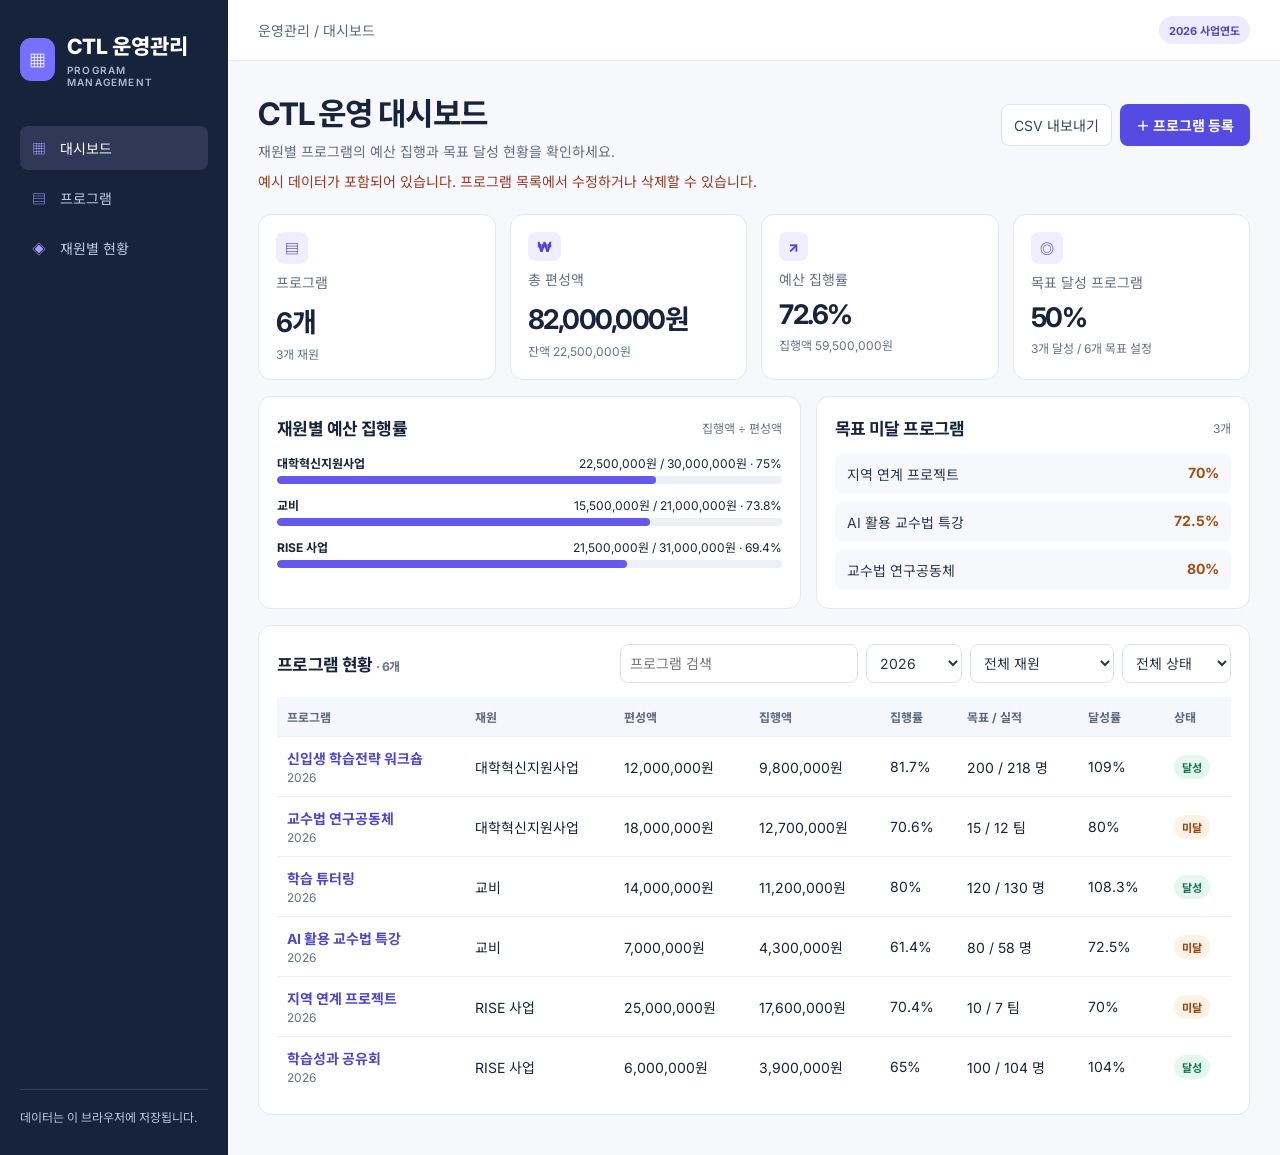
<file: index.html>
<!doctype html><html lang="ko"><head><meta charset="utf-8"><meta name="viewport" content="width=device-width, initial-scale=1"><title>CTL 운영관리</title><meta name="description" content="재원별 프로그램, 예산과 성과를 관리합니다."><style>
@import url('https://fonts.googleapis.com/css2?family=Inter:wght@400;500;600;700;800&family=Noto+Sans+KR:wght@400;500;600;700;800&display=swap');
*{box-sizing:border-box}body{margin:0;background:#f6f8fc;color:#18243b;font:14px Inter,'Noto Sans KR',sans-serif}button,input,select{font:inherit}button,select{cursor:pointer}button{border:0}button:focus-visible,input:focus-visible,select:focus-visible{outline:3px solid #8b87ff;outline-offset:2px}.shell{display:grid;grid-template-columns:228px minmax(0,1fr);min-height:100vh}aside{background:#17223b;color:#bbc6dc;padding:30px 20px;display:flex;flex-direction:column;gap:38px}.brand{display:flex;align-items:center;gap:12px;color:white;font-size:21px;font-weight:800}.logo{background:#7770ff;padding:9px;border-radius:11px;font-size:17px}.brand small{display:block;color:#aeb9d2;font-size:10px;margin-top:4px;font-weight:600;letter-spacing:.12em}nav{display:grid;gap:6px}nav button{background:transparent;text-align:left;color:#bec9df;padding:12px;border-radius:8px}nav button[aria-pressed=true]{background:#303858;color:white}nav span{display:inline-block;width:28px;color:#a49fff}aside footer{margin-top:auto;border-top:1px solid #354059;padding-top:18px;font-size:12px}.top{background:#fff;border-bottom:1px solid #e5eaf3;padding:16px 30px;display:flex;justify-content:space-between;align-items:center;color:#59667e}.pill{background:#eeebff;color:#5146c5;padding:6px 10px;border-radius:20px;font-size:11px;font-weight:700}.content{max-width:1450px;margin:auto;padding:28px 30px 40px}.row{display:flex;align-items:center;justify-content:space-between;gap:12px;flex-wrap:wrap}h1{font-size:31px;margin:0 0 7px;letter-spacing:-.055em}h2{font-size:17px;margin:0;letter-spacing:-.035em}p{margin:0;color:#626f85}.primary{background:#554be2;color:white;padding:11px 16px;border-radius:8px;font-weight:700}.secondary{background:#fff;border:1px solid #dce3f0;border-radius:8px;padding:9px 12px;color:#35445d}.actions,.filters{display:flex;gap:8px;flex-wrap:wrap}.stats{display:grid;grid-template-columns:repeat(4,1fr);gap:14px;margin:23px 0 16px}.card,.panel{background:#fff;border:1px solid #e3e8f2;border-radius:13px}.card{padding:17px}.card strong{display:block;font-size:27px;margin:9px 0 5px;letter-spacing:-.055em}.card small,.hint{color:#65738b;font-size:12px}.symbol{display:inline-block;background:#efedff;color:#5146c5;border-radius:8px;padding:6px 9px;margin-bottom:8px;font-weight:800}.grid{display:grid;grid-template-columns:1.25fr 1fr;gap:15px;margin-bottom:16px}.panel{padding:18px}.panel .row{margin-bottom:14px}.bars{display:grid;gap:12px}.barlabel{display:flex;justify-content:space-between;gap:10px;margin-bottom:5px;font-size:12px}.track{height:8px;background:#edf0f7;border-radius:8px;overflow:hidden}.fill{height:100%;background:#6458ed;border-radius:8px}.goal .fill{background:#229a83}.attention{display:grid;gap:8px}.attention button{display:flex;justify-content:space-between;gap:12px;text-align:left;background:#f7f8fc;color:#283853;border-radius:8px;padding:10px 12px}.attention strong{color:#a14d13;white-space:nowrap}.tablewrap{overflow:auto}table{border-collapse:collapse;width:100%;white-space:nowrap}th,td{text-align:left;padding:11px 10px;border-bottom:1px solid #edf0f7}th{background:#f5f7fc;color:#5c6981;font-size:12px}tbody tr:last-child td{border:0}.edit{background:transparent;color:#4f46ce;font-weight:700;text-align:left;padding:0}.status{display:inline-block;padding:4px 8px;border-radius:12px;background:#fff1e4;color:#963f0c;font-size:11px;font-weight:700}.status.ok{background:#e5f7ef;color:#157453}.status.neutral{background:#edf0f7;color:#515d73}input,select{background:#fff;border:1px solid #dce3ef;border-radius:8px;padding:9px;color:#273750;min-width:0}dialog{padding:22px;border:1px solid #e0e6f2;border-radius:15px;width:min(580px,94vw);color:#18243b}dialog::backdrop{background:#18243b88}.fields{display:grid;grid-template-columns:1fr 1fr;gap:12px;margin:15px 0}label{display:grid;gap:5px;font-size:12px;font-weight:700}.wide{grid-column:1/-1}.danger{color:#a33141}.empty{padding:16px 0}.notice{color:#9b3a20;margin-top:10px}.hidden,[hidden]{display:none!important}@media(max-width:1000px){.shell{grid-template-columns:166px minmax(0,1fr)}aside{padding:24px 13px}.content,.top{padding-left:19px;padding-right:19px}.stats{grid-template-columns:repeat(2,1fr)}}@media(max-width:690px){.shell{display:block}aside{padding:14px;gap:12px}nav{display:flex;flex-wrap:wrap}nav button{padding:7px 9px}nav span{width:19px}aside footer{display:none}.top{padding-top:9px;padding-bottom:9px}.content{padding-top:19px}.grid{grid-template-columns:1fr}.stats{gap:8px}.card{padding:12px}h1{font-size:25px}.card strong{font-size:22px}}
</style></head><body><div class="shell"><aside><div class="brand"><span class="logo" aria-hidden="true">▦</span><div>CTL 운영관리<small>PROGRAM MANAGEMENT</small></div></div><nav aria-label="주 메뉴"><button data-view="dashboard" aria-pressed="true"><span>▦</span>대시보드</button><button data-view="programs" aria-pressed="false"><span>▤</span>프로그램</button><button data-view="funding" aria-pressed="false"><span>◈</span>재원별 현황</button></nav><footer>데이터는 이 브라우저에 저장됩니다.</footer></aside><main><header class="top"><span id="crumb">운영관리 / 대시보드</span><span class="pill" id="yearBadge"></span></header><div class="content"><div class="row"><div><h1 id="title">CTL 운영 대시보드</h1><p id="subtitle">재원별 프로그램의 예산 집행과 목표 달성 현황을 확인하세요.</p></div><div class="actions"><button class="secondary" id="export">CSV 내보내기</button><button class="primary" id="add">＋ 프로그램 등록</button></div></div><p id="notice" class="notice" role="status" hidden></p>
<section id="stats" class="stats" aria-label="주요 지표"></section><div class="grid" id="overview"><section class="panel"><div class="row"><h2>재원별 예산 집행률</h2><span class="hint">집행액 ÷ 편성액</span></div><div class="bars" id="fundBars"></div></section><section class="panel"><div class="row"><h2>목표 미달 프로그램</h2><span class="hint" id="pendingCount"></span></div><div class="attention" id="pending"></div></section></div>
<section class="panel" id="fundPanel" hidden><div class="row"><h2>재원별 집계</h2><select id="fundYear" aria-label="재원 집계 연도"></select></div><div class="tablewrap"><table><thead><tr><th>재원</th><th>프로그램</th><th>편성액</th><th>집행액</th><th>잔액</th><th>집행률</th><th>목표 달성</th></tr></thead><tbody id="fundRows"></tbody></table></div></section>
<section class="panel" id="programPanel"><div class="row"><h2>프로그램 현황 <span class="hint" id="count"></span></h2><div class="filters"><input type="search" id="query" placeholder="프로그램 검색" aria-label="프로그램 검색"><select id="year" aria-label="사업연도"></select><select id="fund" aria-label="재원"></select><select id="statusFilter" aria-label="달성 상태"><option value="">전체 상태</option><option value="ok">달성</option><option value="pending">미달</option><option value="neutral">목표 미설정</option></select></div></div><div class="tablewrap"><table><thead><tr><th>프로그램</th><th>재원</th><th>편성액</th><th>집행액</th><th>집행률</th><th>목표 / 실적</th><th>달성률</th><th>상태</th></tr></thead><tbody id="rows"></tbody></table></div></section></div></main></div>
<dialog id="dialog" aria-labelledby="dialogTitle"><form id="form"><div class="row"><h2 id="dialogTitle"></h2><button class="secondary" type="button" id="close" aria-label="닫기">✕</button></div><div class="fields"><label class="wide">프로그램명<input name="name" required maxlength="100"></label><label>재원<input name="fund" list="fundOptions" required maxlength="60"><datalist id="fundOptions"></datalist></label><label>사업연도<input name="year" type="number" min="1900" max="9999" required></label><label>편성액 (원)<input name="budget" type="number" min="0" max="999999999999" step="1" required></label><label>집행액 (원)<input name="spent" type="number" min="0" max="999999999999" step="1" required></label><label>목표값<input name="target" type="number" min="0" max="999999999" step="any" required></label><label>실적값<input name="actual" type="number" min="0" max="999999999" step="any" required></label><label>성과 단위<input name="unit" placeholder="예: 명, 건, 점" maxlength="20" required></label><label>담당자<input name="owner" maxlength="40"></label></div><p id="formError" class="notice" role="alert" hidden></p><div class="row"><button type="button" class="secondary danger" id="remove" hidden>삭제</button><div class="actions" style="margin-left:auto"><button class="secondary" type="button" id="cancel">취소</button><button class="primary" type="submit">저장</button></div></div></form></dialog><script src="app.js"></script></body></html>
</file>
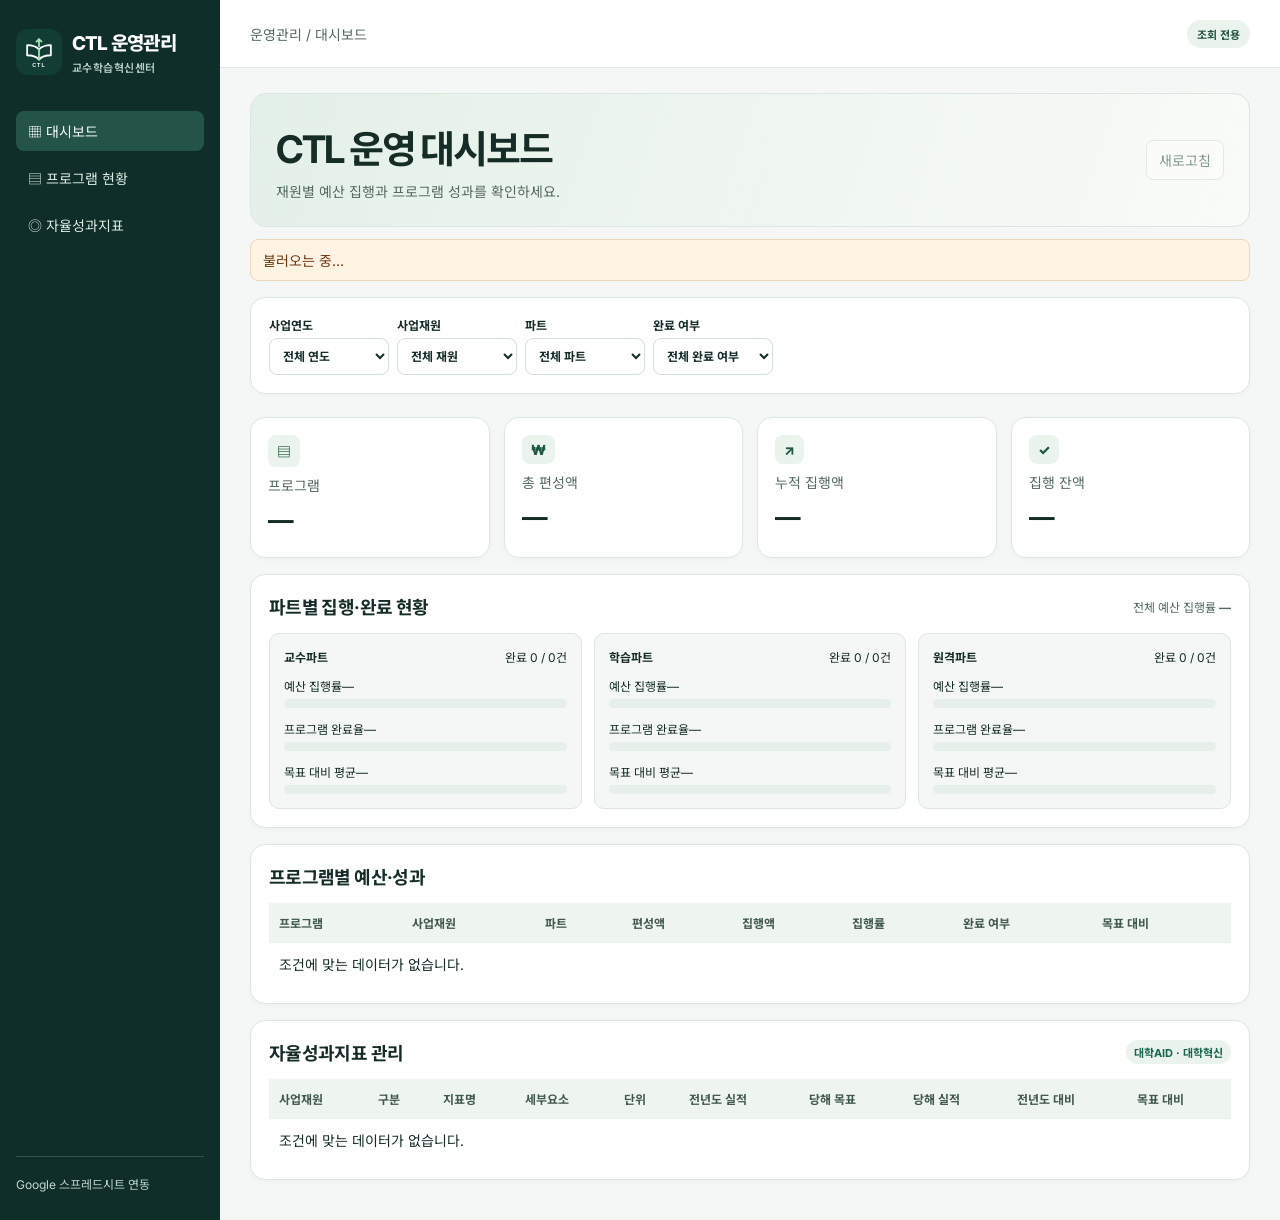
<file: templates/Index.html>
<!doctype html>
<html lang="ko"><head><meta charset="utf-8"><meta name="viewport" content="width=device-width,initial-scale=1"><base target="_blank">
<style>
@import url('https://fonts.googleapis.com/css2?family=Inter:wght@400;500;600;700;800&family=Noto+Sans+KR:wght@400;500;600;700;800&display=swap');
*{box-sizing:border-box}body{margin:0;background:#f6f8fc;color:#18243b;font:14px Inter,'Noto Sans KR',sans-serif}button,input,select{font:inherit}button,select{cursor:pointer}button{border:0}button:focus-visible,input:focus-visible,select:focus-visible{outline:3px solid #8b87ff;outline-offset:2px}.shell{display:grid;grid-template-columns:228px minmax(0,1fr);min-height:100vh}aside{background:#17223b;color:#bbc6dc;padding:30px 20px;display:flex;flex-direction:column;gap:38px}.brand{display:flex;align-items:center;gap:12px;color:white;font-size:21px;font-weight:800}.logo{background:#7770ff;padding:9px;border-radius:11px;font-size:17px}.brand small{display:block;color:#aeb9d2;font-size:10px;margin-top:4px;font-weight:600;letter-spacing:.12em}nav{display:grid;gap:6px}nav button{background:transparent;text-align:left;color:#bec9df;padding:12px;border-radius:8px}nav button[aria-pressed=true]{background:#303858;color:white}nav span{display:inline-block;width:28px;color:#a49fff}aside footer{margin-top:auto;border-top:1px solid #354059;padding-top:18px;font-size:12px}.top{background:#fff;border-bottom:1px solid #e5eaf3;padding:16px 30px;display:flex;justify-content:space-between;align-items:center;color:#59667e}.pill{background:#eeebff;color:#5146c5;padding:6px 10px;border-radius:20px;font-size:11px;font-weight:700}.content{max-width:1450px;margin:auto;padding:28px 30px 40px}.row{display:flex;align-items:center;justify-content:space-between;gap:12px;flex-wrap:wrap}h1{font-size:31px;margin:0 0 7px;letter-spacing:-.055em}h2{font-size:17px;margin:0;letter-spacing:-.035em}p{margin:0;color:#626f85}.primary{background:#554be2;color:white;padding:11px 16px;border-radius:8px;font-weight:700}.secondary{background:#fff;border:1px solid #dce3f0;border-radius:8px;padding:9px 12px;color:#35445d}.actions,.filters{display:flex;gap:8px;flex-wrap:wrap}.stats{display:grid;grid-template-columns:repeat(4,1fr);gap:14px;margin:23px 0 16px}.card,.panel{background:#fff;border:1px solid #e3e8f2;border-radius:13px}.card{padding:17px}.card strong{display:block;font-size:27px;margin:9px 0 5px;letter-spacing:-.055em}.card small,.hint{color:#65738b;font-size:12px}.symbol{display:inline-block;background:#efedff;color:#5146c5;border-radius:8px;padding:6px 9px;margin-bottom:8px;font-weight:800}.grid{display:grid;grid-template-columns:1.25fr 1fr;gap:15px;margin-bottom:16px}.panel{padding:18px}.panel .row{margin-bottom:14px}.bars{display:grid;gap:12px}.barlabel{display:flex;justify-content:space-between;gap:10px;margin-bottom:5px;font-size:12px}.track{height:8px;background:#edf0f7;border-radius:8px;overflow:hidden}.fill{height:100%;background:#6458ed;border-radius:8px}.goal .fill{background:#229a83}.attention{display:grid;gap:8px}.attention button{display:flex;justify-content:space-between;gap:12px;text-align:left;background:#f7f8fc;color:#283853;border-radius:8px;padding:10px 12px}.attention strong{color:#a14d13;white-space:nowrap}.tablewrap{overflow:auto}table{border-collapse:collapse;width:100%;white-space:nowrap}th,td{text-align:left;padding:11px 10px;border-bottom:1px solid #edf0f7}th{background:#f5f7fc;color:#5c6981;font-size:12px}tbody tr:last-child td{border:0}.edit{background:transparent;color:#4f46ce;font-weight:700;text-align:left;padding:0}.status{display:inline-block;padding:4px 8px;border-radius:12px;background:#fff1e4;color:#963f0c;font-size:11px;font-weight:700}.status.ok{background:#e5f7ef;color:#157453}.status.neutral{background:#edf0f7;color:#515d73}input,select{background:#fff;border:1px solid #dce3ef;border-radius:8px;padding:9px;color:#273750;min-width:0}dialog{padding:22px;border:1px solid #e0e6f2;border-radius:15px;width:min(580px,94vw);color:#18243b}dialog::backdrop{background:#18243b88}.fields{display:grid;grid-template-columns:1fr 1fr;gap:12px;margin:15px 0}label{display:grid;gap:5px;font-size:12px;font-weight:700}.wide{grid-column:1/-1}.danger{color:#a33141}.empty{padding:16px 0}.notice{color:#9b3a20;margin-top:10px}.hidden,[hidden]{display:none!important}@media(max-width:1000px){.shell{grid-template-columns:166px minmax(0,1fr)}aside{padding:24px 13px}.content,.top{padding-left:19px;padding-right:19px}.stats{grid-template-columns:repeat(2,1fr)}}@media(max-width:690px){.shell{display:block}aside{padding:14px;gap:12px}nav{display:flex;flex-wrap:wrap}nav button{padding:7px 9px}nav span{width:19px}aside footer{display:none}.top{padding-top:9px;padding-bottom:9px}.content{padding-top:19px}.grid{grid-template-columns:1fr}.stats{gap:8px}.card{padding:12px}h1{font-size:25px}.card strong{font-size:22px}}

:root {
  --ink: #162d27;
  --muted: #536961;
  --forest: #123d35;
  --green: #176650;
  --surface: #fff;
  --line: #dce7e0;
  --mint: #eaf4ec;
  --canvas: #f4f7f5;
}
body { background: var(--canvas); color: var(--ink); }
.shell { grid-template-columns: 220px minmax(0, 1fr); }
aside { background: #102e29; color: #c0d6cd; padding: 28px 16px; gap: 36px; }
.brand { gap: 10px; font-size: 19px; letter-spacing: -.04em; }
.brand small { color: #b8d4c8; letter-spacing: .04em; font-size: 11px; }
.logo { display: block; background: none; padding: 0; border-radius: 12px; }
nav button { color: #cce0d7; font-weight: 600; }
nav button[aria-pressed=true] { background: #235447; color: #fff; }
nav button:hover { background: #1a4238; }
nav span { color: #a5e2b5; }
aside footer { border-color: #31534a; color: #c0d6cd; }
.top { min-height: 68px; background: var(--surface); color: var(--muted); border-color: var(--line); }
.top-actions { display: flex; align-items: center; gap: 8px; }
.pill { color: #235443; background: var(--mint); white-space: nowrap; }
.content { padding-top: 25px; }
.page-heading { padding: 25px; border-radius: 16px; background: linear-gradient(108deg,#e3f0e7,#f9fbf7); border: 1px solid var(--line); }
h1 { font-size: clamp(25px, 3vw, 38px); }
h2 { font-size: 18px; }
p, .hint, .card small { color: var(--muted); }
.primary { background: var(--green); }
.primary:hover { background: var(--forest); }
.secondary { border-color: #cfddd5; color: #264b3f; }
.secondary:hover { background: #f1f7f2; }
button:focus-visible, input:focus-visible, select:focus-visible, a:focus-visible { outline-color: #28866b; }
button:disabled { opacity: .55; cursor: wait; }
.card, .panel { border-color: var(--line); border-radius: 15px; box-shadow: 0 2px 6px #15382b06; }
.card { padding: 17px; }
.card strong { font-size: clamp(20px, 2vw, 29px); overflow-wrap: anywhere; }
.symbol { background: var(--mint); color: #205941; }
.track { height: 9px; background: #e7efea; }
.fill { background: #277b5d; }
.attention button { background: #f3f7f4; color: var(--ink); }
th { background: #eef4ef; color: #41594f; }
th, td { border-color: #ecf0ed; }
.edit { color: #156147; }
input, select, dialog { border-color: #d3e0d8; color: var(--ink); }
dialog::backdrop { background: #102e2990; }
.install-info { display: flex; align-items: flex-start; gap: 16px; margin-top: 16px; }
.install-info p + p { margin-top: 10px; }
@media(max-width: 1000px) { .shell { grid-template-columns: 174px minmax(0, 1fr); } }
@media(max-width: 690px) {
  aside { padding: 13px 14px 9px; gap: 9px; }
  .brand { font-size: 18px; }
  .logo { height: 40px; width: 40px; }
  nav { gap: 4px; }
  nav button { min-height: 42px; padding: 7px 10px; }
  .top { min-height: 52px; gap: 7px; padding-inline: 12px; font-size: 11px; }
  .top-actions { gap: 4px; }
  .top .secondary { padding: 7px 8px; white-space: nowrap; }
  .content { padding: 14px 12px calc(24px + env(safe-area-inset-bottom)); }
  .page-heading { padding: 16px; gap: 14px; }
  .page-heading .actions { width: 100%; }
  .page-heading .actions button { flex: 1 1 auto; min-height: 44px; padding-inline: 9px; }
  .stats { margin: 15px 0 12px; }
  .card { padding: 12px; }
  .panel { padding: 13px; }
  .filters { width: 100%; }
  .filters > * { flex: 1 1 120px; max-width: 100%; min-height: 42px; }
  .tablewrap { border: 1px solid var(--line); border-radius: 9px; }
  th, td { padding: 10px 8px; }
  dialog { max-height: 92dvh; }
  dialog input, dialog select { font-size: 16px; }
}

.detail-section {
  min-width: 0;
  margin: 0 0 15px;
  padding: 10px 12px 12px;
  border: 1px solid var(--line);
  border-radius: 10px;
}
.detail-section legend { padding: 0 6px; font-weight: 700; }
.detail-section .fields { margin: 0; }
.teacher-row {
  display: grid;
  grid-template-columns: repeat(3, minmax(0, 1fr)) auto;
  align-items: end;
  gap: 8px;
  margin-bottom: 10px;
}
@media(max-width: 450px) {
  .teacher-row { grid-template-columns: 1fr 1fr; }
  .teacher-remove { grid-column: 2; justify-self: end; }
}

.expense-row { grid-template-columns: 1fr 1fr auto; }
@media(max-width: 450px) {
  .expense-row { grid-template-columns: 1fr 1fr; }
  .expense-remove { grid-column: 2; justify-self: end; }
}

#dashboardDetails { display: grid; gap: 16px; margin-top: 16px; }
.comparison-grid { display: grid; grid-template-columns: repeat(3, minmax(0, 1fr)); gap: 12px; }
.comparison-card { padding: 14px; background: var(--canvas); border: 1px solid var(--line); border-radius: 10px; }
.comparison-card > .barlabel { margin-bottom: 12px; }
.comparison-card .bars > div:nth-child(2) .fill { background: #42975b; }
.comparison-card .bars > div:nth-child(3) .fill { background: #346d9b; }
@media(max-width: 850px) { .comparison-grid { grid-template-columns: 1fr; } }


html{scroll-behavior:smooth}.top{text-align:left}.aside-links{display:grid;gap:7px}.aside-links a{color:#dcebe1;text-decoration:none;border-radius:8px;padding:10px 12px}.aside-links a:first-child,.aside-links a:hover{background:#235447;color:white}.dash-filters{margin-top:16px}.dash-filters label{min-width:120px}.dash-filters select{width:100%}.sheet-link{text-decoration:none;display:inline-block}.dashboard-metrics{margin-bottom:16px}.dashboard-metrics strong{overflow-wrap:anywhere}.dashboard-panel+.dashboard-panel{margin-top:16px}.comparison-grid article .bars{margin-top:12px}.dashboard-message:not(:empty){background:#fff3e4;color:#713711;border:1px solid #ecd7bd;border-radius:8px;padding:10px 12px;margin-top:12px}.group-tag{font-size:11px;font-weight:700;color:#176650;background:#eaf4ec;padding:4px 8px;border-radius:20px}
@media(max-width:690px){.aside-links{display:flex;gap:3px;flex-wrap:wrap}.aside-links a{padding:8px}.dash-filters label{flex:1}.dash-filters .actions{flex:1 1 100%}.dashboard-metrics{margin-bottom:12px}}
</style></head><body><div class="shell" id="top">
<aside><div class="brand"><svg class="logo" width="46" height="46" xmlns="http://www.w3.org/2000/svg" viewBox="0 0 128 128" role="img" aria-label="CTL">
  <rect width="128" height="128" rx="28" fill="#123d35"/>
  <path d="M64 57C57 49 45 45 31 45v28c14 0 26 4 33 12 7-8 19-12 33-12V45c-14 0-26 4-33 12Z" fill="none" stroke="#fff" stroke-width="5" stroke-linecap="round" stroke-linejoin="round"/>
  <path d="M64 57v28m0-36V28m-7 7 7-7 7 7" fill="none" stroke="#a5e2b5" stroke-width="5" stroke-linecap="round" stroke-linejoin="round"/>
  <text x="64" y="105" text-anchor="middle" font-family="Arial,sans-serif" font-size="15" font-weight="700" letter-spacing="3" fill="#fff">CTL</text>
</svg>
<div>CTL 운영관리<small>교수학습혁신센터</small></div></div>
<nav class="aside-links" aria-label="대시보드 메뉴"><a href="#top" target="_self">▦ 대시보드</a><a href="#programPanel" target="_self">▤ 프로그램 현황</a><a href="#indicatorPanel" target="_self">◎ 자율성과지표</a></nav>
<footer>Google 스프레드시트 연동</footer></aside>
<main><header class="top"><span>운영관리 / 대시보드</span><span class="pill">조회 전용</span></header>
<div class="content">
<div class="row page-heading"><div><h1>CTL 운영 대시보드</h1><p>재원별 예산 집행과 프로그램 성과를 확인하세요.</p></div><div class="actions"><button class="secondary" id="reload" type="button">새로고침</button><a class="primary sheet-link" id="sheet" hidden rel="noopener">구글 시트 열기</a></div></div>
<p class="dashboard-message" id="message" role="status"></p>
<div class="panel dash-filters"><div class="filters">
<label>사업연도<select id="year"></select></label><label>사업재원<select id="fund"></select></label>
<label>파트<select id="part"></select></label><label>완료 여부<select id="status"></select></label></div></div>
<div class="stats dashboard-metrics" id="cards"></div>
<section class="panel dashboard-panel"><div class="row"><h2>파트별 집행·완료 현황</h2><span class="hint">전체 예산 집행률 <strong id="rate">—</strong></span></div><div id="areas" class="comparison-grid"></div></section>
<section class="panel dashboard-panel" id="programPanel"><div class="row"><h2>프로그램별 예산·성과</h2></div><div class="tablewrap"><table id="programs"></table></div></section>
<section class="panel dashboard-panel" id="indicatorPanel"><div class="row"><h2>자율성과지표 관리</h2><span class="group-tag">대학AID · 대학혁신</span></div><div class="tablewrap"><table id="indicators"></table></div></section>
</div></main></div>
<script>
const el=id=>document.getElementById(id);
const parts=['교수파트','학습파트','원격파트'];
const funds=['대학혁신','대학AID','대학앵커','대학교비'];
const money=n=>n.toLocaleString('ko-KR')+'원';
const pct=(n,d)=>n==null||!d?'—':(100*n/d).toFixed(1)+'%';
let programs=[];
let loaded=false;
function options(id,values,label){
  const select=el(id),previous=select.value;
  select.replaceChildren(new Option(label,''), ...[...new Set(values.filter(Boolean))].map(value=>new Option(value,value)));
  if([...select.options].some(option=>option.value===previous)) select.value=previous;
}
function table(id,headers,rows){
  const target=el(id),head=target.createTHead();head.replaceChildren();
  const header=head.insertRow();
  headers.forEach(title=>{const th=document.createElement('th');th.textContent=title;header.append(th)});
  [...target.tBodies].forEach(body=>body.remove());
  const body=target.createTBody();
  if(!rows.length){const cell=body.insertRow().insertCell();cell.colSpan=headers.length;cell.textContent='조건에 맞는 데이터가 없습니다.';return}
  rows.forEach(values=>{const row=body.insertRow();values.forEach(value=>{const cell=row.insertCell();if(value instanceof Node)cell.append(value);else cell.textContent=value??'—'})});
}
function link(text,url){const a=document.createElement('a');a.textContent=text;a.href=url;a.rel='noopener noreferrer';return a}
function sum(items,key){return items.reduce((total,p)=>total+p[key],0)}
function render(){
  const filtered=programs.filter(p=>['year','fund','status'].every(key=>!el(key).value||p[key]===el(key).value));
  const rows=filtered.filter(p=>!el('part').value||p.part===el('part').value);
  const budget=sum(rows,'budget'),spent=sum(rows,'spent');
  el('rate').textContent=pct(spent,budget);
  el('areas').replaceChildren(...parts.map(part=>{
    const list=filtered.filter(p=>p.part===part), card=document.createElement('article');card.className='comparison-card';
    const complete=list.filter(p=>p.status==='완료 (O)').length,b=sum(list,'budget'),s=sum(list,'spent');
    const caption=document.createElement('div');caption.className='barlabel';
    const title=document.createElement('strong');title.textContent=part;
    caption.append(title, '완료 '+complete+' / '+list.length+'건');
    const bars=document.createElement('div');bars.className='bars';
    const measured=list.filter(p=>p.target>0&&p.actual!=null);
    const totalRatio=measured.reduce((total,p)=>total+p.actual/p.target,0);
    for(const [label,num,den] of [['예산 집행률',s,b],['프로그램 완료율',complete,list.length],['목표 대비 평균',totalRatio,measured.length]]){
      const item=document.createElement('div'), heading=document.createElement('div'),track=document.createElement('div'),fill=document.createElement('div');
      heading.className='barlabel';heading.append(label,pct(num,den));track.className='track';fill.className='fill';
      fill.style.width=(den?Math.max(0,Math.min(100,100*num/den)):0)+'%';
      track.append(fill);item.append(heading,track);bars.append(item);
    }
    card.append(caption,bars);return card
  }));
  el('cards').replaceChildren(...[['▤','프로그램',rows.length+'개'],['₩','총 편성액',money(budget)],['↗','누적 집행액',money(spent)],['✓','집행 잔액',money(budget-spent)]].map(([icon,label,value])=>{
    const card=document.createElement('article'),symbol=document.createElement('span'),caption=document.createElement('p'),strong=document.createElement('strong');
    card.className='card';symbol.className='symbol';symbol.setAttribute('aria-hidden','true');symbol.textContent=icon;caption.textContent=label;strong.textContent=loaded?value:'—';card.append(symbol,caption,strong);return card
  }));
  table('programs',['프로그램','사업재원','파트','편성액','집행액','집행률','완료 여부','목표 대비'],rows.map(p=>[link(p.name,p.url),p.fund,p.part,money(p.budget),money(p.spent),pct(p.spent,p.budget),p.status||'미기록',pct(p.actual,p.target)]));
  table('indicators',['사업재원','구분','지표명','세부요소','단위','전년도 실적','당해 목표','당해 실적','전년도 대비','목표 대비'],rows.filter(p=>p.indicator&&/^(대학AID|대학혁신(?:지원사업)?)$/.test(p.fund)).map(p=>[p.fund,p.category,link(p.indicator,p.url),p.detail,p.unit,p.prior,p.target,p.actual,pct(p.actual,p.prior),pct(p.actual,p.target)]));
}
function load(){
  el('reload').disabled=true;el('message').textContent='불러오는 중…';
  google.script.run.withSuccessHandler(data=>{
    programs=data.programs;loaded=true;el('sheet').href=data.url;el('sheet').hidden=false;
    options('year',programs.map(p=>p.year).sort().reverse(),'전체 연도');
    options('fund',[...funds,...programs.map(p=>p.fund)],'전체 재원');
    options('part',parts,'전체 파트');options('status',['완료 (O)','미완료 (X)'],'전체 완료 여부');
    render();el('message').textContent='';el('reload').disabled=false;
  }).withFailureHandler(error=>{el('message').textContent=error.message.includes('setupCtlWebApp')?'아직 CTL 시트가 연결되지 않았습니다. Apps Script 편집기에서 setupCtlWebApp을 한 번 실행한 뒤 새로고침하세요.':'데이터를 불러오지 못했습니다. '+error.message;el('reload').disabled=false}).readCtlDashboard();
}
['year','fund','part','status'].forEach(id=>el(id).addEventListener('change',render));
options('year',[],'전체 연도');
options('fund',funds,'전체 재원');
options('part',parts,'전체 파트');
options('status',['완료 (O)','미완료 (X)'],'전체 완료 여부');
el('reload').onclick=load;render();load();
</script></body></html>
</file>
